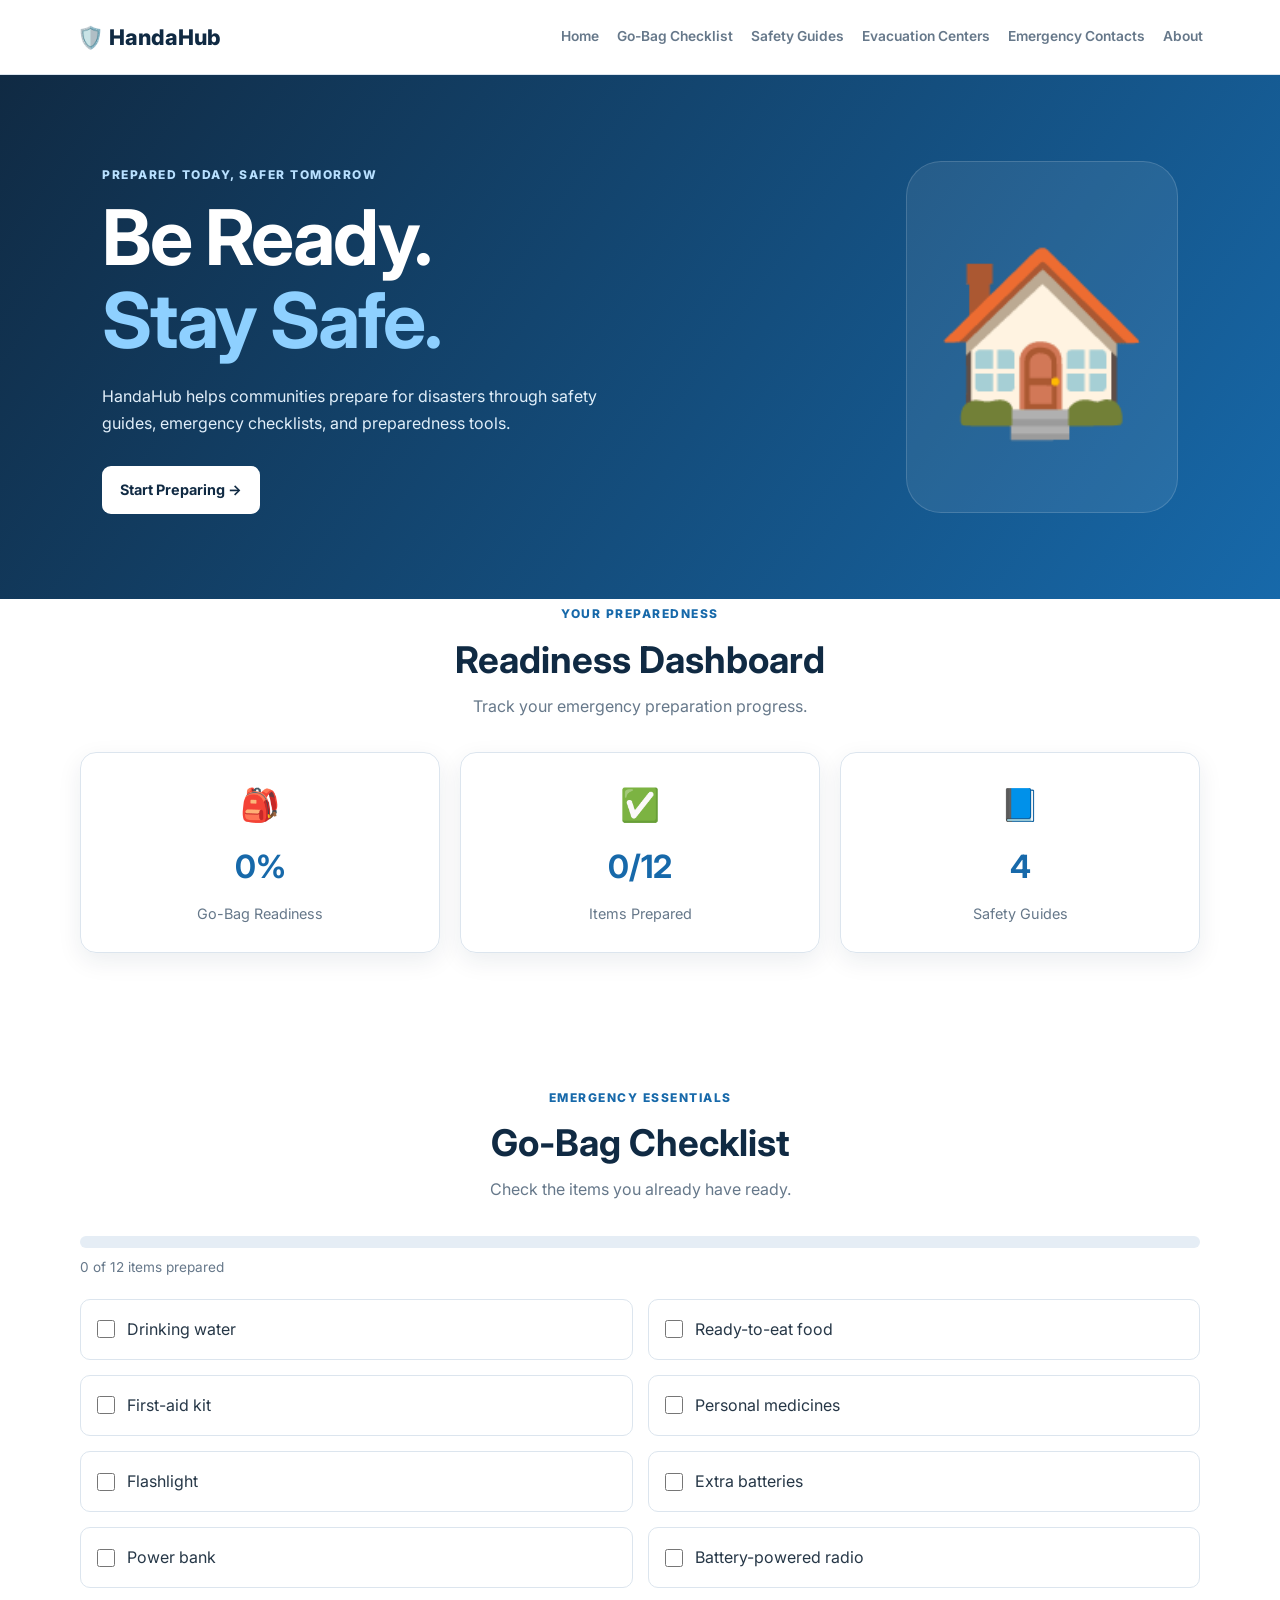
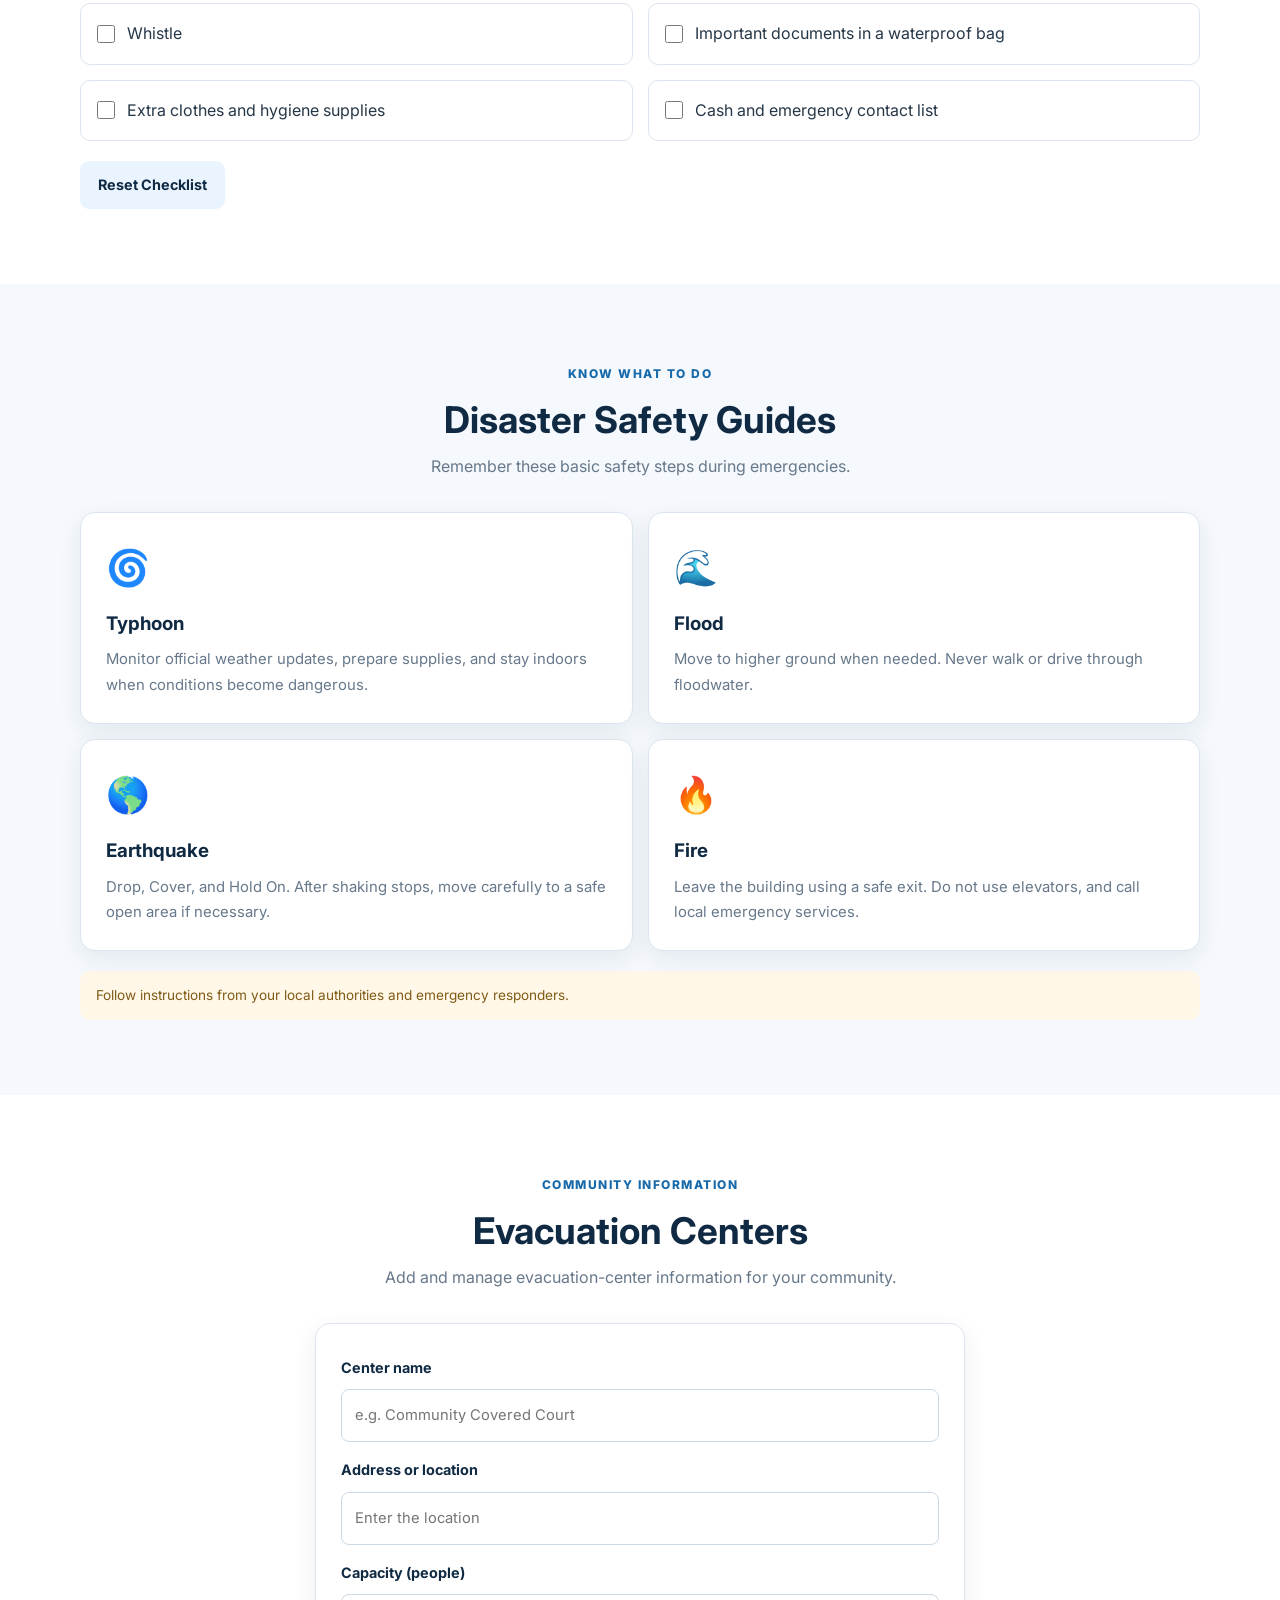
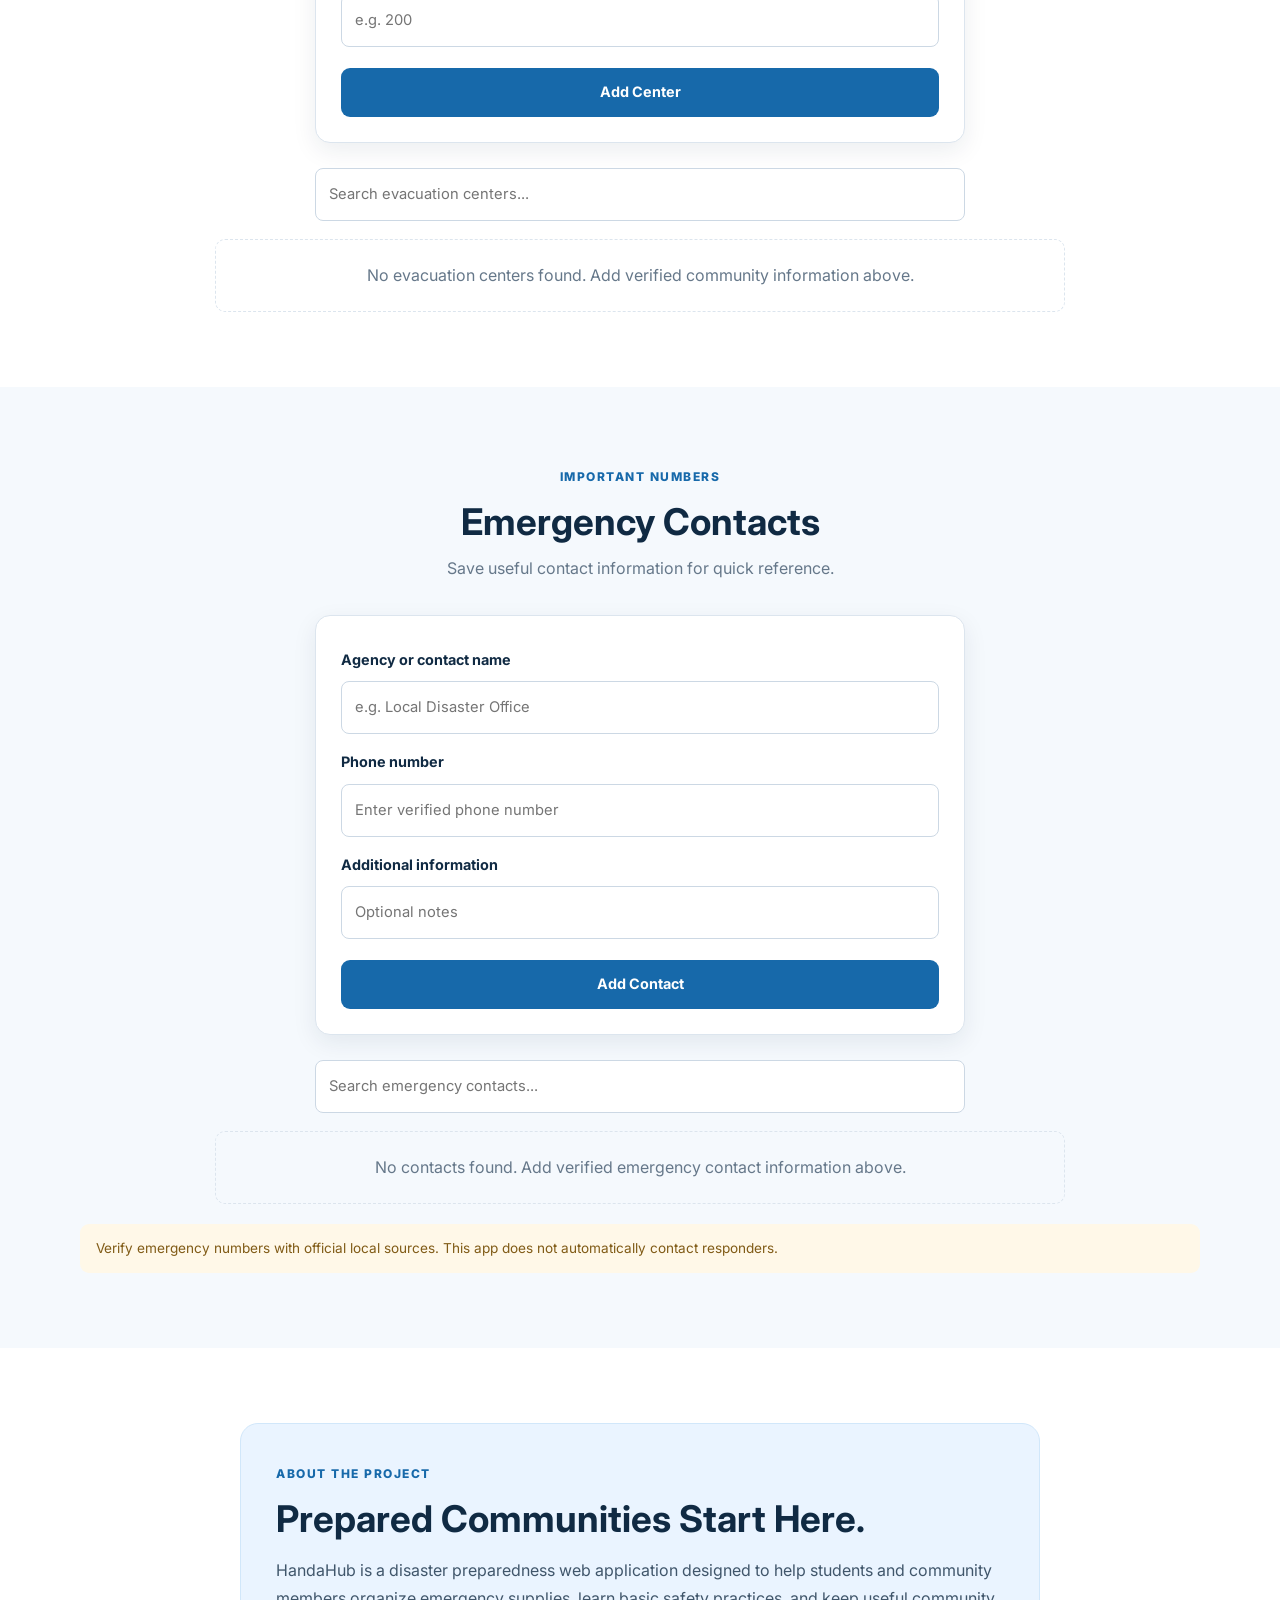
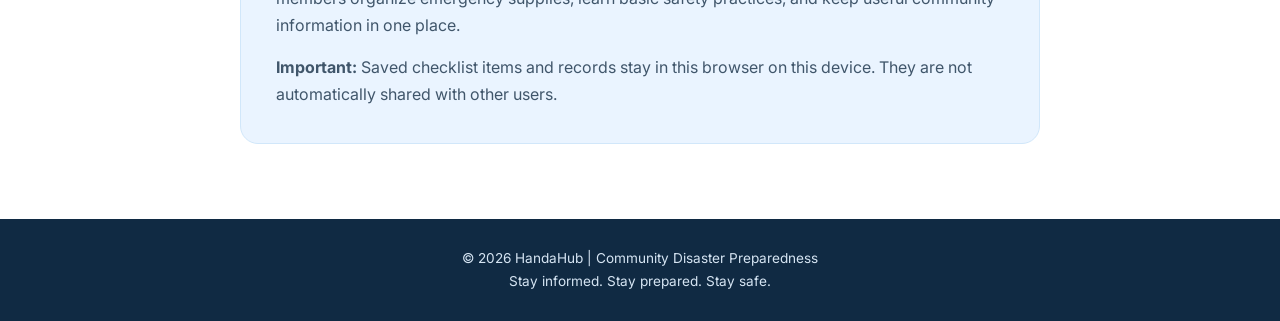
<file: index.html>
<!DOCTYPE html>
<html lang="en">
<head>
  <meta charset="UTF-8">
  <meta name="viewport" content="width=device-width, initial-scale=1.0">
  <title>HandaHub | Disaster Preparedness</title>
  <link rel="stylesheet" href="style.css">
  <script src="script.js" defer></script>
</head>
<body>

<header class="header">
  <a href="#home" class="logo">🛡️ HandaHub</a>
  <button id="menuBtn" class="menu-btn">☰</button>
  <nav id="nav">
    <a href="#home">Home</a>
    <a href="#checklist">Go-Bag Checklist</a>
    <a href="#guides">Safety Guides</a>
    <a href="#centers">Evacuation Centers</a>
    <a href="#contacts">Emergency Contacts</a>
    <a href="#about">About</a>
  </nav>
</header>

<main>
  <section id="home" class="hero">
    <div class="hero-content">
      <span class="tag">PREPARED TODAY, SAFER TOMORROW</span>
      <h1>Be Ready.<br><span>Stay Safe.</span></h1>
      <p>
        HandaHub helps communities prepare for disasters through
        safety guides, emergency checklists, and preparedness tools.
      </p>
      <a class="primary-btn" href="#checklist">Start Preparing →</a>
    </div>
    <div class="hero-icon">🏠</div>
  </section>

  <section class="container">
    <div class="section-heading">
      <span class="tag">YOUR PREPAREDNESS</span>
      <h2>Readiness Dashboard</h2>
      <p>Track your emergency preparation progress.</p>
    </div>

    <div class="stats">
      <article class="stat-card">
        <span>🎒</span>
        <h3 id="progress">0%</h3>
        <p>Go-Bag Readiness</p>
      </article>
      <article class="stat-card">
        <span>✅</span>
        <h3 id="completed">0/12</h3>
        <p>Items Prepared</p>
      </article>
      <article class="stat-card">
        <span>📘</span>
        <h3>4</h3>
        <p>Safety Guides</p>
      </article>
    </div>
  </section>

  <section id="checklist" class="container section">
    <div class="section-heading">
      <span class="tag">EMERGENCY ESSENTIALS</span>
      <h2>Go-Bag Checklist</h2>
      <p>Check the items you already have ready.</p>
    </div>
    <div class="progress-track">
      <div id="progressBar"></div>
    </div>
    <p id="progressText">0 of 12 items prepared</p>
    <div id="checklistItems" class="checklist-grid"></div>
    <button id="resetChecklist" class="secondary-btn">Reset Checklist</button>
  </section>

  <section id="guides" class="section section-light">
    <div class="container">
      <div class="section-heading">
        <span class="tag">KNOW WHAT TO DO</span>
        <h2>Disaster Safety Guides</h2>
        <p>Remember these basic safety steps during emergencies.</p>
      </div>
      <div class="guide-grid">
        <article class="guide-card">
          <div class="guide-icon">🌀</div>
          <h3>Typhoon</h3>
          <p>Monitor official weather updates, prepare supplies, and stay indoors when conditions become dangerous.</p>
        </article>
        <article class="guide-card">
          <div class="guide-icon">🌊</div>
          <h3>Flood</h3>
          <p>Move to higher ground when needed. Never walk or drive through floodwater.</p>
        </article>
        <article class="guide-card">
          <div class="guide-icon">🌎</div>
          <h3>Earthquake</h3>
          <p>Drop, Cover, and Hold On. After shaking stops, move carefully to a safe open area if necessary.</p>
        </article>
        <article class="guide-card">
          <div class="guide-icon">🔥</div>
          <h3>Fire</h3>
          <p>Leave the building using a safe exit. Do not use elevators, and call local emergency services.</p>
        </article>
      </div>
      <p class="notice">Follow instructions from your local authorities and emergency responders.</p>
    </div>
  </section>

  <section id="centers" class="container section">
    <div class="section-heading">
      <span class="tag">COMMUNITY INFORMATION</span>
      <h2>Evacuation Centers</h2>
      <p>Add and manage evacuation-center information for your community.</p>
    </div>

    <form id="centerForm" class="form-card">
      <label for="centerName">Center name</label>
      <input id="centerName" required maxlength="100" placeholder="e.g. Community Covered Court">

      <label for="centerAddress">Address or location</label>
      <input id="centerAddress" required maxlength="200" placeholder="Enter the location">

      <label for="centerCapacity">Capacity (people)</label>
      <input id="centerCapacity" type="number" min="1" max="1000000" required placeholder="e.g. 200">

      <button class="primary-btn" type="submit">Add Center</button>
    </form>

    <input id="centerSearch" class="search" placeholder="Search evacuation centers...">
    <div id="centerList" class="record-list"></div>
  </section>

  <section id="contacts" class="section section-light">
    <div class="container">
      <div class="section-heading">
        <span class="tag">IMPORTANT NUMBERS</span>
        <h2>Emergency Contacts</h2>
        <p>Save useful contact information for quick reference.</p>
      </div>

      <form id="contactForm" class="form-card">
        <label for="contactName">Agency or contact name</label>
        <input id="contactName" required maxlength="100" placeholder="e.g. Local Disaster Office">

        <label for="contactNumber">Phone number</label>
        <input id="contactNumber" required maxlength="40" placeholder="Enter verified phone number">

        <label for="contactNote">Additional information</label>
        <input id="contactNote" maxlength="150" placeholder="Optional notes">

        <button class="primary-btn" type="submit">Add Contact</button>
      </form>

      <input id="contactSearch" class="search" placeholder="Search emergency contacts...">
      <div id="contactList" class="record-list"></div>
      <p class="notice">Verify emergency numbers with official local sources. This app does not automatically contact responders.</p>
    </div>
  </section>

  <section id="about" class="container section">
    <div class="about-box">
      <span class="tag">ABOUT THE PROJECT</span>
      <h2>Prepared Communities Start Here.</h2>
      <p>
        HandaHub is a disaster preparedness web application designed
        to help students and community members organize emergency
        supplies, learn basic safety practices, and keep useful
        community information in one place.
      </p>
      <p><strong>Important:</strong> Saved checklist items and records stay in this browser on this device. They are not automatically shared with other users.</p>
    </div>
  </section>
</main>

<footer>
  <p>© 2026 HandaHub | Community Disaster Preparedness</p>
  <p>Stay informed. Stay prepared. Stay safe.</p>
</footer>

</body>
</html>
</file>
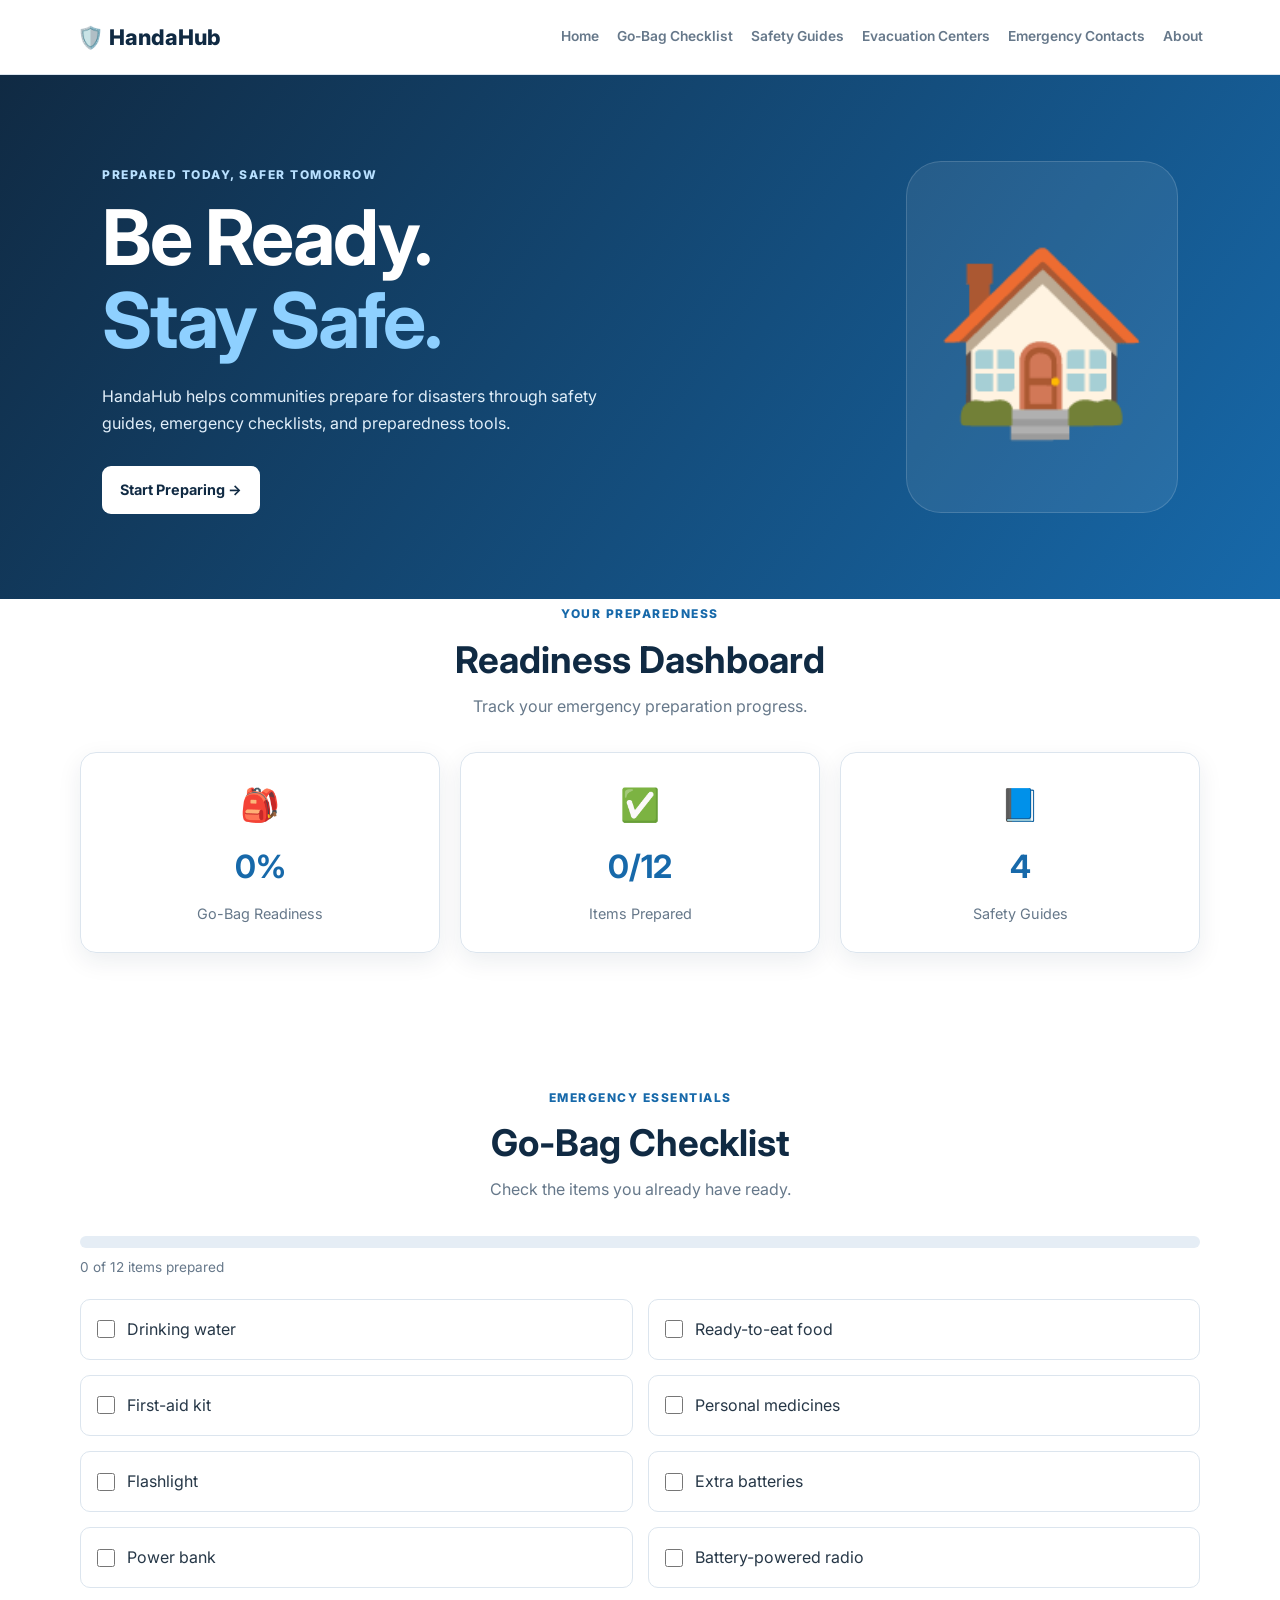
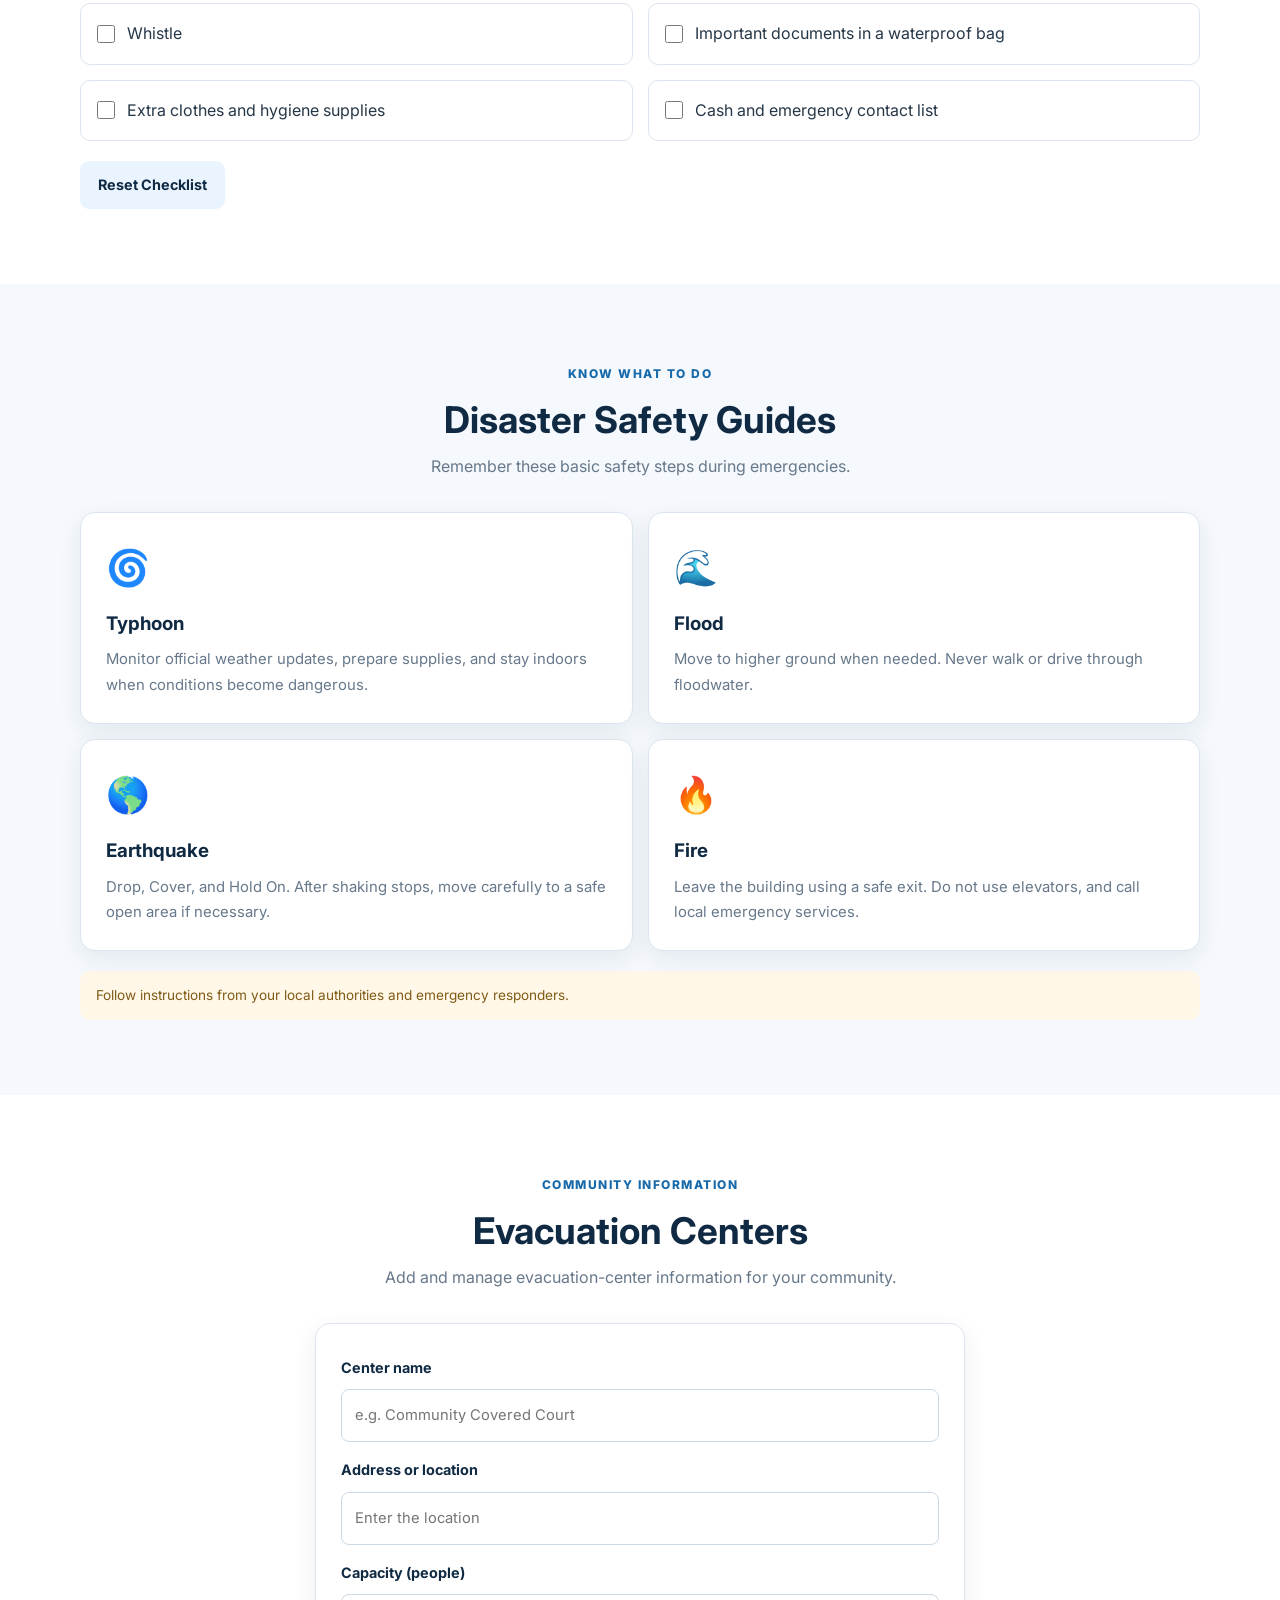
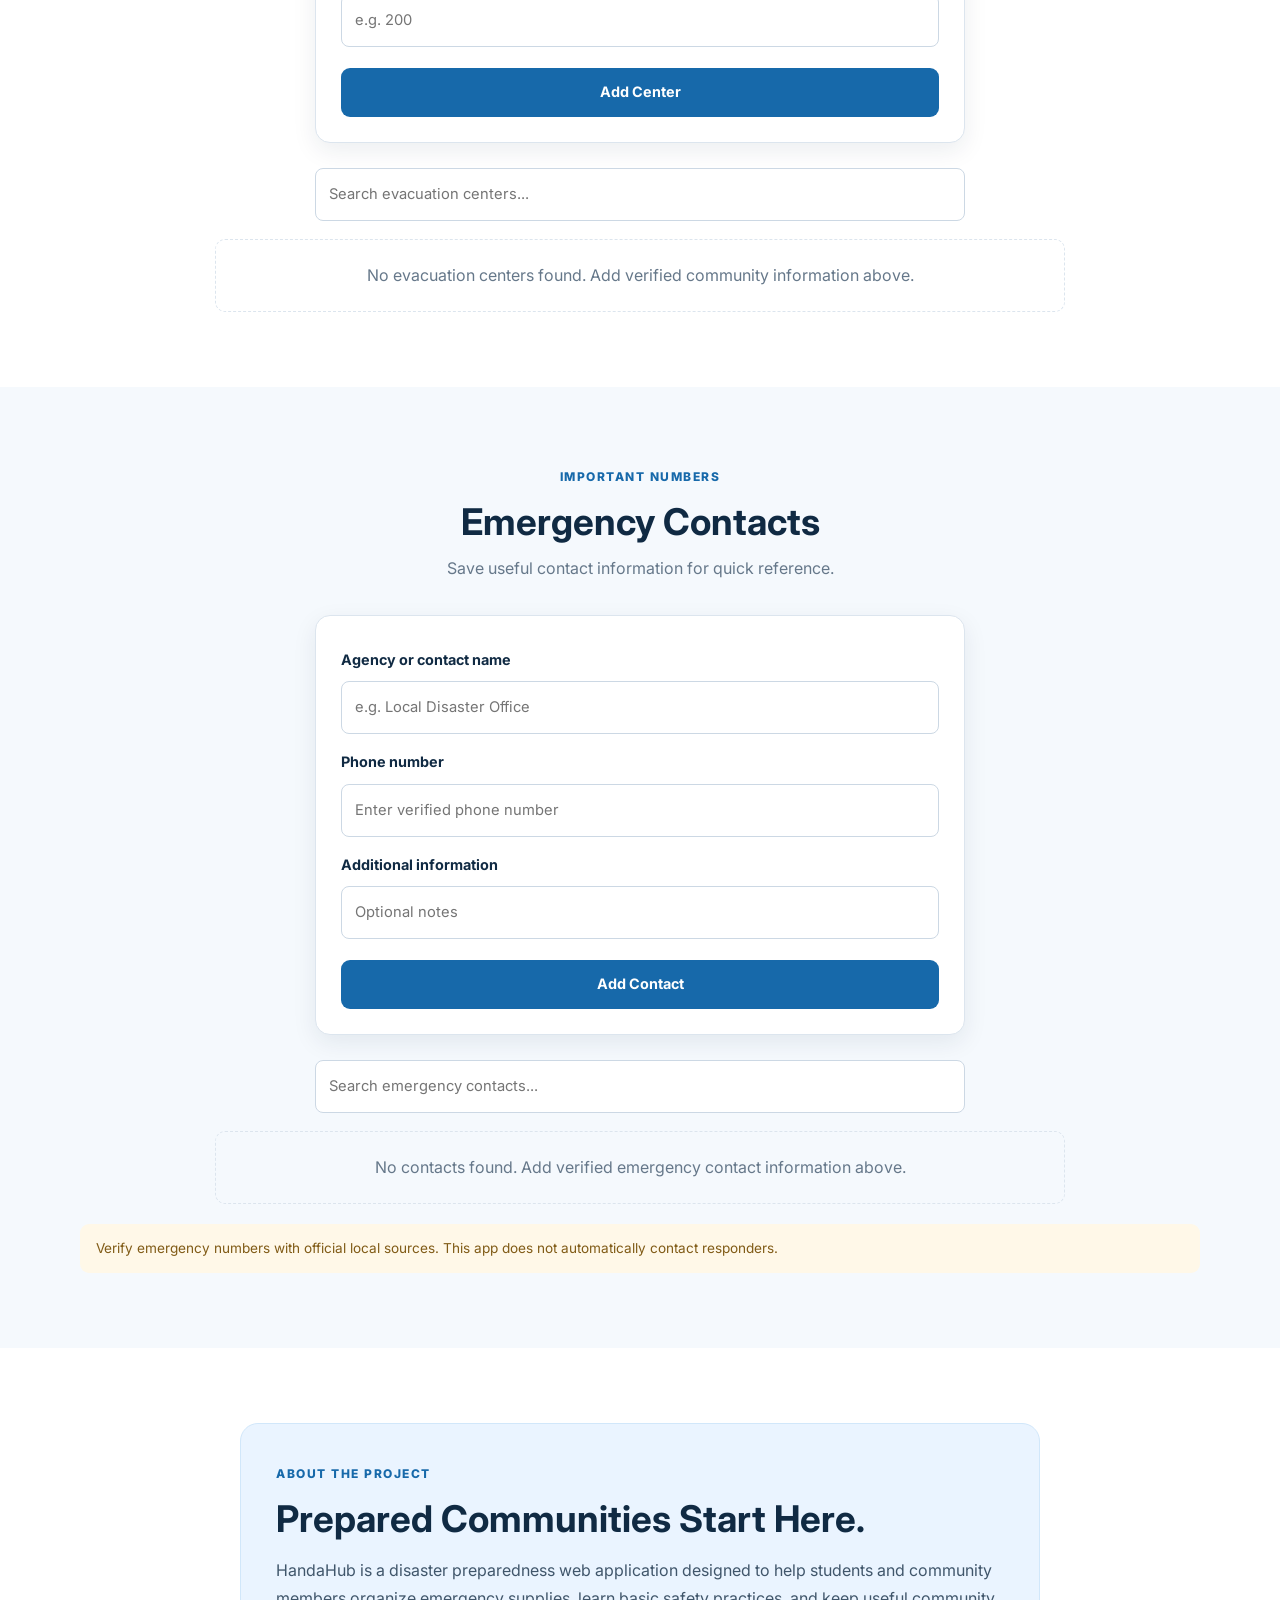
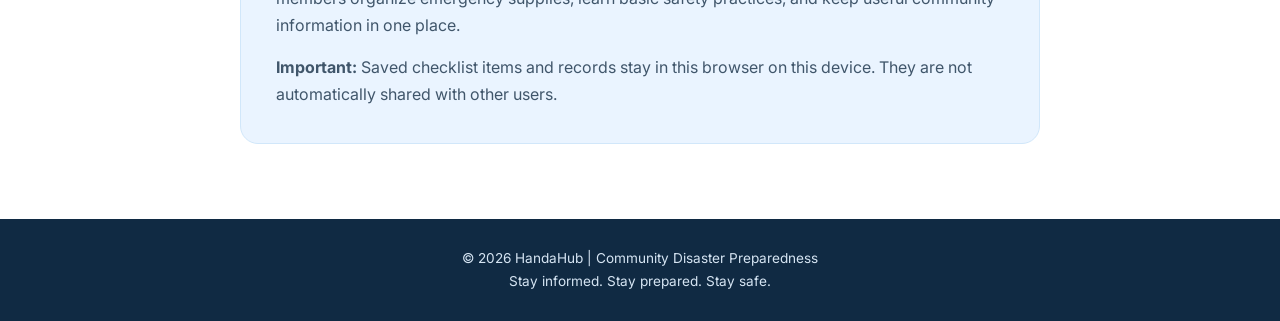
<file: index (14).html>
<!DOCTYPE html>
<html lang="en">
<head>
  <meta charset="UTF-8">
  <meta name="viewport" content="width=device-width, initial-scale=1.0">
  <title>HandaHub | Disaster Preparedness</title>
  <link rel="stylesheet" href="style.css">
  <script src="script.js" defer></script>
</head>
<body>

<header class="header">
  <a href="#home" class="logo">🛡️ HandaHub</a>
  <button id="menuBtn" class="menu-btn">☰</button>
  <nav id="nav">
    <a href="#home">Home</a>
    <a href="#checklist">Go-Bag Checklist</a>
    <a href="#guides">Safety Guides</a>
    <a href="#centers">Evacuation Centers</a>
    <a href="#contacts">Emergency Contacts</a>
    <a href="#about">About</a>
  </nav>
</header>

<main>
  <section id="home" class="hero">
    <div class="hero-content">
      <span class="tag">PREPARED TODAY, SAFER TOMORROW</span>
      <h1>Be Ready.<br><span>Stay Safe.</span></h1>
      <p>
        HandaHub helps communities prepare for disasters through
        safety guides, emergency checklists, and preparedness tools.
      </p>
      <a class="primary-btn" href="#checklist">Start Preparing →</a>
    </div>
    <div class="hero-icon">🏠</div>
  </section>

  <section class="container">
    <div class="section-heading">
      <span class="tag">YOUR PREPAREDNESS</span>
      <h2>Readiness Dashboard</h2>
      <p>Track your emergency preparation progress.</p>
    </div>

    <div class="stats">
      <article class="stat-card">
        <span>🎒</span>
        <h3 id="progress">0%</h3>
        <p>Go-Bag Readiness</p>
      </article>
      <article class="stat-card">
        <span>✅</span>
        <h3 id="completed">0/12</h3>
        <p>Items Prepared</p>
      </article>
      <article class="stat-card">
        <span>📘</span>
        <h3>4</h3>
        <p>Safety Guides</p>
      </article>
    </div>
  </section>

  <section id="checklist" class="container section">
    <div class="section-heading">
      <span class="tag">EMERGENCY ESSENTIALS</span>
      <h2>Go-Bag Checklist</h2>
      <p>Check the items you already have ready.</p>
    </div>
    <div class="progress-track">
      <div id="progressBar"></div>
    </div>
    <p id="progressText">0 of 12 items prepared</p>
    <div id="checklistItems" class="checklist-grid"></div>
    <button id="resetChecklist" class="secondary-btn">Reset Checklist</button>
  </section>

  <section id="guides" class="section section-light">
    <div class="container">
      <div class="section-heading">
        <span class="tag">KNOW WHAT TO DO</span>
        <h2>Disaster Safety Guides</h2>
        <p>Remember these basic safety steps during emergencies.</p>
      </div>
      <div class="guide-grid">
        <article class="guide-card">
          <div class="guide-icon">🌀</div>
          <h3>Typhoon</h3>
          <p>Monitor official weather updates, prepare supplies, and stay indoors when conditions become dangerous.</p>
        </article>
        <article class="guide-card">
          <div class="guide-icon">🌊</div>
          <h3>Flood</h3>
          <p>Move to higher ground when needed. Never walk or drive through floodwater.</p>
        </article>
        <article class="guide-card">
          <div class="guide-icon">🌎</div>
          <h3>Earthquake</h3>
          <p>Drop, Cover, and Hold On. After shaking stops, move carefully to a safe open area if necessary.</p>
        </article>
        <article class="guide-card">
          <div class="guide-icon">🔥</div>
          <h3>Fire</h3>
          <p>Leave the building using a safe exit. Do not use elevators, and call local emergency services.</p>
        </article>
      </div>
      <p class="notice">Follow instructions from your local authorities and emergency responders.</p>
    </div>
  </section>

  <section id="centers" class="container section">
    <div class="section-heading">
      <span class="tag">COMMUNITY INFORMATION</span>
      <h2>Evacuation Centers</h2>
      <p>Add and manage evacuation-center information for your community.</p>
    </div>

    <form id="centerForm" class="form-card">
      <label for="centerName">Center name</label>
      <input id="centerName" required maxlength="100" placeholder="e.g. Community Covered Court">

      <label for="centerAddress">Address or location</label>
      <input id="centerAddress" required maxlength="200" placeholder="Enter the location">

      <label for="centerCapacity">Capacity (people)</label>
      <input id="centerCapacity" type="number" min="1" max="1000000" required placeholder="e.g. 200">

      <button class="primary-btn" type="submit">Add Center</button>
    </form>

    <input id="centerSearch" class="search" placeholder="Search evacuation centers...">
    <div id="centerList" class="record-list"></div>
  </section>

  <section id="contacts" class="section section-light">
    <div class="container">
      <div class="section-heading">
        <span class="tag">IMPORTANT NUMBERS</span>
        <h2>Emergency Contacts</h2>
        <p>Save useful contact information for quick reference.</p>
      </div>

      <form id="contactForm" class="form-card">
        <label for="contactName">Agency or contact name</label>
        <input id="contactName" required maxlength="100" placeholder="e.g. Local Disaster Office">

        <label for="contactNumber">Phone number</label>
        <input id="contactNumber" required maxlength="40" placeholder="Enter verified phone number">

        <label for="contactNote">Additional information</label>
        <input id="contactNote" maxlength="150" placeholder="Optional notes">

        <button class="primary-btn" type="submit">Add Contact</button>
      </form>

      <input id="contactSearch" class="search" placeholder="Search emergency contacts...">
      <div id="contactList" class="record-list"></div>
      <p class="notice">Verify emergency numbers with official local sources. This app does not automatically contact responders.</p>
    </div>
  </section>

  <section id="about" class="container section">
    <div class="about-box">
      <span class="tag">ABOUT THE PROJECT</span>
      <h2>Prepared Communities Start Here.</h2>
      <p>
        HandaHub is a disaster preparedness web application designed
        to help students and community members organize emergency
        supplies, learn basic safety practices, and keep useful
        community information in one place.
      </p>
      <p><strong>Important:</strong> Saved checklist items and records stay in this browser on this device. They are not automatically shared with other users.</p>
    </div>
  </section>
</main>

<footer>
  <p>© 2026 HandaHub | Community Disaster Preparedness</p>
  <p>Stay informed. Stay prepared. Stay safe.</p>
</footer>

</body>
</html>
</file>
<file: style.css>
@import url('https://fonts.googleapis.com/css2?family=Inter:wght@400;500;600;700;800&display=swap');

:root {
  --navy: #102a43;
  --blue: #1769aa;
  --light-blue: #eaf4ff;
  --white: #ffffff;
  --text: #263747;
  --muted: #66788a;
  --border: #dce5ee;
  --green: #16845b;
  --shadow: 0 8px 25px rgba(16, 42, 67, 0.08);
}

* {
  box-sizing: border-box;
  margin: 0;
  padding: 0;
}

html {
  scroll-behavior: smooth;
  scroll-padding-top: 90px;
}

body {
  font-family: 'Inter', Arial, sans-serif;
  background: var(--white);
  color: var(--text);
  line-height: 1.7;
}

a {
  color: inherit;
  text-decoration: none;
}

.header {
  min-height: 75px;
  padding: 15px 6%;
  display: flex;
  justify-content: space-between;
  align-items: center;
  gap: 20px;
  background: var(--white);
  border-bottom: 1px solid var(--border);
  position: sticky;
  top: 0;
  z-index: 10;
}

.logo {
  font-size: 1.35rem;
  font-weight: 800;
  color: var(--navy);
  white-space: nowrap;
}

nav {
  display: flex;
  flex-wrap: wrap;
  gap: 18px;
  align-items: center;
}

nav a {
  color: var(--muted);
  font-size: 0.86rem;
  font-weight: 600;
}

nav a:hover,
nav a:focus {
  color: var(--blue);
}

.menu-btn {
  display: none;
  border: 0;
  background: var(--light-blue);
  color: var(--navy);
  padding: 8px 12px;
  border-radius: 8px;
  font-size: 1.2rem;
}

.hero {
  background: linear-gradient(125deg, #102a43, #1769aa);
  color: white;
  padding: 85px 8%;
  min-height: 420px;
  display: flex;
  align-items: center;
  justify-content: space-between;
  gap: 35px;
}

.hero-content {
  max-width: 650px;
}

.tag {
  display: inline-block;
  color: var(--blue);
  font-size: 0.75rem;
  letter-spacing: 1.5px;
  font-weight: 800;
  margin-bottom: 12px;
}

.hero .tag {
  color: #b8e0ff;
}

.hero h1 {
  font-size: clamp(2.8rem, 7vw, 4.8rem);
  line-height: 1.08;
  margin-bottom: 20px;
  letter-spacing: -2px;
}

.hero h1 span {
  color: #8ed0ff;
}

.hero p {
  max-width: 550px;
  color: #e1effa;
  margin-bottom: 28px;
}

.hero-icon {
  font-size: clamp(6rem, 15vw, 11rem);
  padding: 25px;
  background: rgba(255, 255, 255, 0.08);
  border: 1px solid rgba(255, 255, 255, 0.15);
  border-radius: 35px;
}

.primary-btn,
.secondary-btn,
.delete-btn {
  display: inline-block;
  border: 0;
  border-radius: 9px;
  padding: 12px 18px;
  font: inherit;
  font-size: 0.9rem;
  font-weight: 700;
  cursor: pointer;
  transition: 0.2s;
}

.primary-btn {
  background: var(--blue);
  color: white;
}

.hero .primary-btn {
  background: white;
  color: var(--navy);
}

.primary-btn:hover,
.secondary-btn:hover,
.delete-btn:hover {
  opacity: 0.85;
  transform: translateY(-1px);
}

.container {
  width: min(1120px, 88%);
  margin: auto;
}

.section {
  padding-top: 75px;
  padding-bottom: 75px;
}

.section-heading {
  text-align: center;
  margin-bottom: 32px;
}

.section-heading h2,
.about-box h2 {
  color: var(--navy);
  font-size: clamp(1.7rem, 4vw, 2.3rem);
  line-height: 1.25;
  margin-bottom: 10px;
}

.section-heading p {
  color: var(--muted);
}

.stats {
  display: grid;
  grid-template-columns: repeat(3, 1fr);
  gap: 20px;
  margin-bottom: 55px;
}

.stat-card {
  padding: 25px;
  text-align: center;
  border: 1px solid var(--border);
  border-radius: 16px;
  box-shadow: var(--shadow);
}

.stat-card span {
  font-size: 2rem;
}

.stat-card h3 {
  color: var(--blue);
  font-size: 2rem;
  margin: 8px 0;
}

.stat-card p {
  color: var(--muted);
  font-size: 0.9rem;
}

.progress-track {
  height: 12px;
  background: #e5edf5;
  border-radius: 20px;
  overflow: hidden;
  margin: 20px 0 8px;
}

#progressBar {
  height: 100%;
  width: 0;
  background: var(--green);
  border-radius: inherit;
  transition: width 0.3s;
}

#progressText {
  color: var(--muted);
  font-size: 0.85rem;
  margin-bottom: 20px;
}

.checklist-grid,
.guide-grid {
  display: grid;
  grid-template-columns: repeat(2, minmax(0, 1fr));
  gap: 15px;
}

.check-item {
  display: flex;
  align-items: center;
  gap: 12px;
  padding: 16px;
  border: 1px solid var(--border);
  border-radius: 10px;
  cursor: pointer;
}

.check-item input {
  width: 18px;
  height: 18px;
  accent-color: var(--green);
}

.check-item:has(input:checked) {
  background: #effaf5;
  border-color: #9dd8bc;
}

.secondary-btn {
  background: var(--light-blue);
  color: var(--navy);
  margin-top: 20px;
}

.section-light {
  background: #f5f9fd;
}

.guide-card {
  padding: 25px;
  background: white;
  border: 1px solid var(--border);
  border-radius: 15px;
  box-shadow: var(--shadow);
}

.guide-icon {
  font-size: 2.2rem;
  margin-bottom: 10px;
}

.guide-card h3 {
  color: var(--navy);
  margin-bottom: 8px;
}

.guide-card p {
  color: var(--muted);
  font-size: 0.93rem;
}

.notice {
  background: #fff8e8;
  color: #805b16;
  padding: 13px 16px;
  margin-top: 20px;
  border-radius: 9px;
  font-size: 0.85rem;
}

.form-card {
  max-width: 650px;
  margin: 0 auto 25px;
  background: white;
  padding: 25px;
  border: 1px solid var(--border);
  border-radius: 15px;
  box-shadow: var(--shadow);
  display: grid;
  gap: 9px;
}

.form-card label {
  color: var(--navy);
  font-weight: 700;
  font-size: 0.9rem;
  margin-top: 7px;
}

.form-card input,
.search {
  width: 100%;
  padding: 13px;
  border: 1px solid #ccd8e4;
  border-radius: 8px;
  font: inherit;
  font-size: 0.92rem;
  background: white;
}

.form-card input:focus,
.search:focus {
  outline: 2px solid #a9d7ff;
  border-color: var(--blue);
}

.form-card .primary-btn {
  margin-top: 12px;
}

.search {
  display: block;
  max-width: 650px;
  margin: 0 auto 18px;
}

.record-list {
  display: grid;
  gap: 12px;
  max-width: 850px;
  margin: auto;
}

.record-card {
  background: white;
  border: 1px solid var(--border);
  border-radius: 12px;
  padding: 18px;
  display: flex;
  justify-content: space-between;
  align-items: center;
  gap: 15px;
  box-shadow: var(--shadow);
}

.record-card h3 {
  color: var(--navy);
  font-size: 1rem;
  overflow-wrap: anywhere;
}

.record-card p {
  color: var(--muted);
  font-size: 0.9rem;
  overflow-wrap: anywhere;
}

.delete-btn {
  background: #fff0f0;
  color: #a12d2d;
  padding: 8px 12px;
  flex-shrink: 0;
}

.empty-message {
  color: var(--muted);
  text-align: center;
  padding: 22px;
  border: 1px dashed var(--border);
  border-radius: 10px;
}

.about-box {
  max-width: 800px;
  margin: auto;
  padding: 35px;
  border-radius: 18px;
  background: var(--light-blue);
  border: 1px solid #d1e7fa;
}

.about-box p {
  margin-top: 15px;
  color: #40566b;
}

footer {
  text-align: center;
  background: var(--navy);
  color: #d6e5f3;
  padding: 28px 15px;
  font-size: 0.85rem;
}

@media (max-width: 900px) {
  .header {
    flex-wrap: wrap;
  }

  .menu-btn {
    display: block;
  }

  nav {
    display: none;
    width: 100%;
    flex-direction: column;
    align-items: flex-start;
    gap: 12px;
    padding: 10px 0;
  }

  nav.open {
    display: flex;
  }

  .hero {
    padding: 65px 6%;
  }

  .hero-icon {
    font-size: 6rem;
  }
}

@media (max-width: 600px) {
  .hero {
    flex-direction: column-reverse;
    align-items: flex-start;
    padding: 50px 6%;
  }

  .hero-icon {
    font-size: 4rem;
    padding: 15px;
    border-radius: 20px;
  }

  .stats {
    grid-template-columns: 1fr;
  }

  .checklist-grid,
  .guide-grid {
    grid-template-columns: 1fr;
  }

  .record-card {
    align-items: flex-start;
  }

  .about-box {
    padding: 24px;
  }
}
</file>
